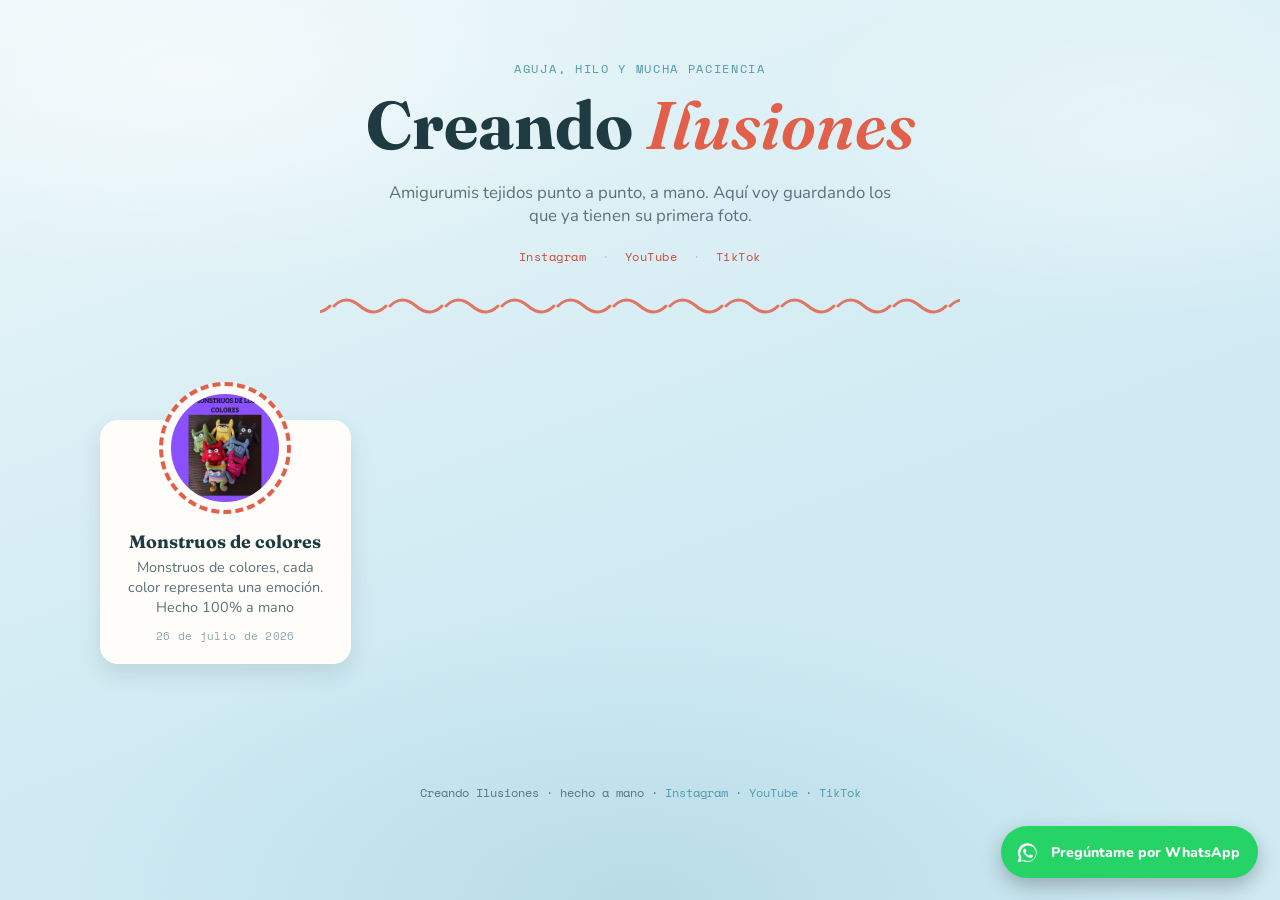
<file: index.html>
<!DOCTYPE html>
<html lang="es">
<head>
<meta charset="UTF-8">
<meta name="viewport" content="width=device-width, initial-scale=1.0">
<title>Creando Ilusiones — Amigurumis hechos a mano</title>
<meta name="description" content="Galería de amigurumis de Creando Ilusiones, tejidos a mano, uno a uno, con aguja y mucho hilo.">
<link rel="stylesheet" href="style.css">
</head>
<body>

<header class="top">
  <div class="eyebrow">Aguja, hilo y mucha paciencia</div>
  <h1 class="site-title">Creando <em>Ilusiones</em></h1>
  <p class="subtitle">Amigurumis tejidos punto a punto, a mano. Aquí voy guardando los que ya tienen su primera foto.</p>
  <div class="socials">
    <a href="https://www.instagram.com/creando_ilusiones__/" target="_blank" rel="noopener">Instagram</a>
    <span class="dot">·</span>
    <a href="https://www.youtube.com/@CreandoIlusiones-s4o8j" target="_blank" rel="noopener">YouTube</a>
    <span class="dot">·</span>
    <a href="https://www.tiktok.com/@creando.ilusiones0" target="_blank" rel="noopener">TikTok</a>
  </div>
  <div class="thread-divider"></div>
</header>

<main class="gallery">
  <div id="grid" class="grid"></div>
  <div id="empty" class="empty" style="display:none">
    <svg width="64" height="64" viewBox="0 0 64 64" fill="none">
      <circle cx="32" cy="32" r="26" stroke="#4f9bab" stroke-width="3" stroke-dasharray="4 6"/>
      <path d="M20 32c4-10 20-10 24 0" stroke="#e2604a" stroke-width="3" fill="none" stroke-linecap="round"/>
    </svg>
    <p>Todavía no hay amigurumis por aquí.<br>¡Las primeras fotos están al caer!</p>
  </div>
</main>

<footer>
  Creando Ilusiones · hecho a mano ·
  <a href="https://www.instagram.com/creando_ilusiones__/" target="_blank" rel="noopener">Instagram</a> ·
  <a href="https://www.youtube.com/@CreandoIlusiones-s4o8j" target="_blank" rel="noopener">YouTube</a> ·
  <a href="https://www.tiktok.com/@creando.ilusiones0" target="_blank" rel="noopener">TikTok</a>
</footer>

<a class="whatsapp-float" href="https://wa.me/34600697873?text=Hola%2C%20he%20visto%20tus%20amigurumis%20y%20quer%C3%ADa%20preguntarte%20por..." target="_blank" rel="noopener" aria-label="Escríbeme por WhatsApp">
  <svg width="26" height="26" viewBox="0 0 24 24" fill="white">
    <path d="M17.6 6.4A8.8 8.8 0 0 0 3.7 16.9L2.5 21.5l4.7-1.2A8.8 8.8 0 0 0 17.6 6.4Zm-5.6 14a7.3 7.3 0 0 1-3.7-1l-.27-.16-2.8.73.75-2.73-.18-.28a7.3 7.3 0 1 1 13.6-3.76A7.32 7.32 0 0 1 12 20.4Zm4-5.47c-.22-.11-1.3-.64-1.5-.72-.2-.07-.35-.11-.5.11s-.57.72-.7.87-.26.17-.48.06a6 6 0 0 1-1.77-1.09 6.6 6.6 0 0 1-1.23-1.53c-.13-.22 0-.34.1-.45s.22-.26.33-.39a1.5 1.5 0 0 0 .22-.37.4.4 0 0 0 0-.39c-.06-.11-.5-1.2-.68-1.65-.18-.43-.36-.37-.5-.38h-.43a.82.82 0 0 0-.59.28 2.5 2.5 0 0 0-.78 1.86 4.35 4.35 0 0 0 .91 2.3 9.9 9.9 0 0 0 3.8 3.36c.53.23.94.36 1.26.46a3 3 0 0 0 1.4.09 2.3 2.3 0 0 0 1.5-1.06 1.9 1.9 0 0 0 .13-1.06c-.06-.1-.2-.15-.42-.26Z"/>
  </svg>
  <span>Pregúntame por WhatsApp</span>
</a>

<script>
async function cargarGaleria(){
  const grid = document.getElementById('grid');
  const empty = document.getElementById('empty');
  try{
    const res = await fetch('amigurumis.json', {cache:'no-store'});
    const items = await res.json();
    if(!items || items.length === 0){
      empty.style.display = 'block';
      return;
    }
    grid.innerHTML = items.map(item => `
      <article class="card">
        <div class="photo-frame">
          <div class="ring">
            <img src="${item.foto}" alt="${item.nombre}" loading="lazy">
          </div>
        </div>
        <div class="card-body">
          <h3>${item.nombre}</h3>
          ${item.descripcion ? `<p>${item.descripcion}</p>` : ''}
          ${item.fecha ? `<div class="fecha">${item.fecha}</div>` : ''}
        </div>
      </article>
    `).join('');
  }catch(e){
    empty.style.display = 'block';
    empty.querySelector('p').textContent = 'No se ha podido cargar la galería ahora mismo.';
  }
}
cargarGaleria();
</script>

</body>
</html>
</file>
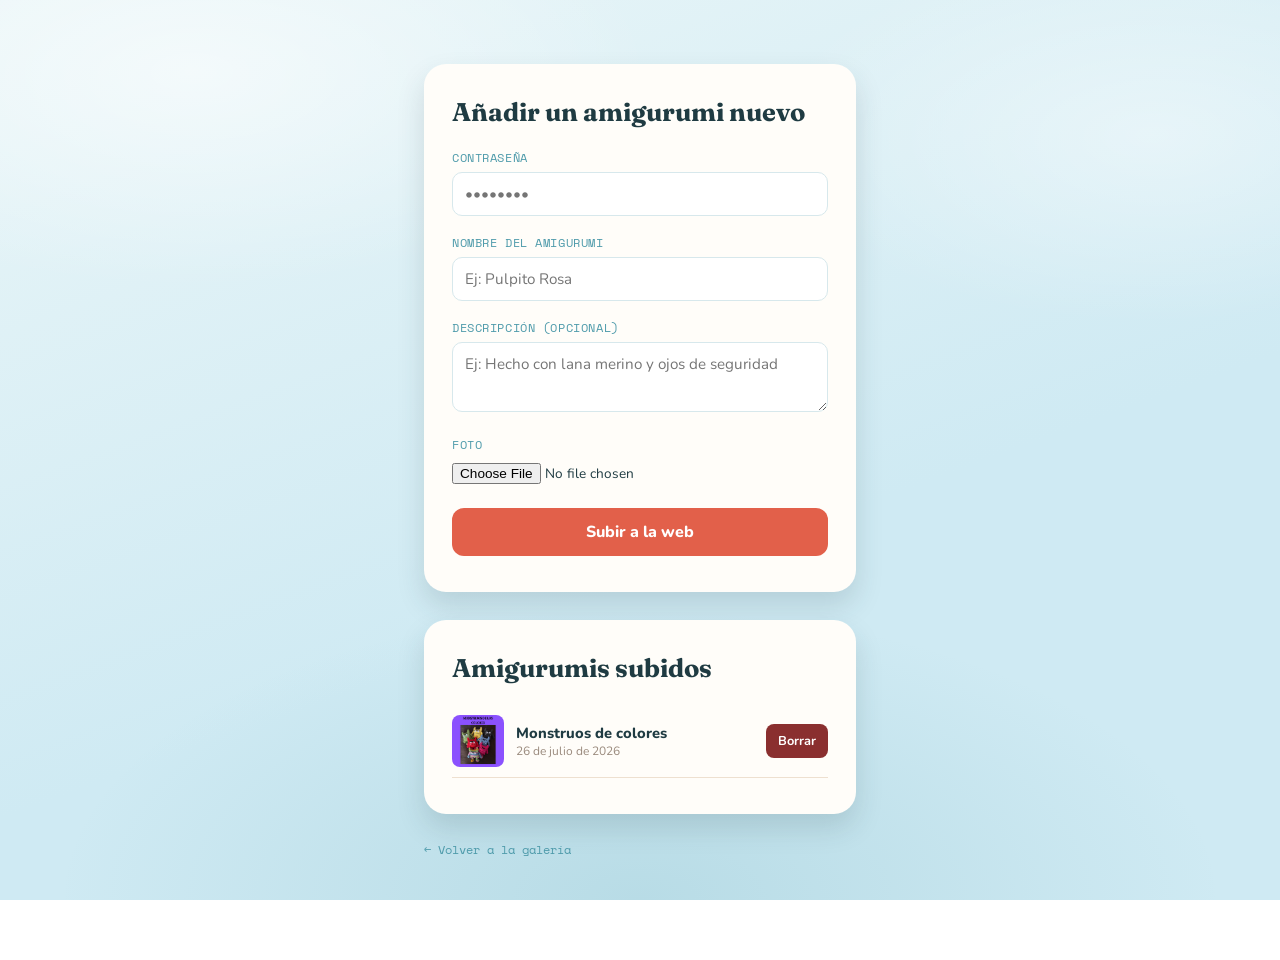
<file: admin.html>
<!DOCTYPE html>
<html lang="es">
<head>
<meta charset="UTF-8">
<meta name="viewport" content="width=device-width, initial-scale=1.0">
<title>Creando Ilusiones — Añadir amigurumi</title>
<link rel="stylesheet" href="style.css">
</head>
<body>

<div class="admin-wrap">
  <div class="panel">
    <h2>Añadir un amigurumi nuevo</h2>

    <label for="password">Contraseña</label>
    <input type="password" id="password" placeholder="••••••••" autocomplete="current-password">

    <label for="nombre">Nombre del amigurumi</label>
    <input type="text" id="nombre" placeholder="Ej: Pulpito Rosa">

    <label for="descripcion">Descripción (opcional)</label>
    <textarea id="descripcion" placeholder="Ej: Hecho con lana merino y ojos de seguridad"></textarea>

    <label for="foto">Foto</label>
    <input type="file" id="foto" accept="image/*">
    <img id="preview" class="preview">

    <button class="submit" id="btnSubir">Subir a la web</button>
    <div class="msg" id="msg"></div>
  </div>

  <div class="panel" style="margin-top:28px;">
    <h2>Amigurumis subidos</h2>
    <div id="listaAmigurumis"><p style="color:#9a8a7d; font-size:.9rem;">Cargando...</p></div>
    <div class="msg" id="msgLista"></div>
  </div>

  <a class="back-link" href="index.html">&larr; Volver a la galería</a>
</div>

<script>
const WORKER_URL = 'https://amigurumis.sdfanstack.workers.dev/upload';

const fotoInput = document.getElementById('foto');
const preview = document.getElementById('preview');
const btn = document.getElementById('btnSubir');
const msg = document.getElementById('msg');

let fotoBase64 = null;

fotoInput.addEventListener('change', () => {
  const file = fotoInput.files[0];
  if(!file) return;
  const reader = new FileReader();
  reader.onload = () => {
    fotoBase64 = reader.result; // data:image/xxx;base64,....
    preview.src = fotoBase64;
    preview.style.display = 'block';
  };
  reader.readAsDataURL(file);
});

// Recordar la contraseña durante la sesión del navegador para no teclearla cada vez
const savedPass = sessionStorage.getItem('amigu_pass');
if(savedPass) document.getElementById('password').value = savedPass;

btn.addEventListener('click', async () => {
  const password = document.getElementById('password').value.trim();
  const nombre = document.getElementById('nombre').value.trim();
  const descripcion = document.getElementById('descripcion').value.trim();

  msg.className = 'msg';
  msg.style.display = 'none';

  if(!password || !nombre || !fotoBase64){
    msg.textContent = 'Falta la contraseña, el nombre o la foto.';
    msg.className = 'msg err';
    return;
  }

  btn.disabled = true;
  btn.textContent = 'Subiendo...';

  try{
    const res = await fetch(WORKER_URL, {
      method: 'POST',
      headers: { 'Content-Type': 'application/json' },
      body: JSON.stringify({ password, nombre, descripcion, imagen: fotoBase64 })
    });
    const data = await res.json();

    if(!res.ok){
      throw new Error(data.error || 'Error al subir');
    }

    sessionStorage.setItem('amigu_pass', password);
    msg.textContent = '¡Listo! En menos de un minuto aparecerá en la galería.';
    msg.className = 'msg ok';
    document.getElementById('nombre').value = '';
    document.getElementById('descripcion').value = '';
    fotoInput.value = '';
    preview.style.display = 'none';
    fotoBase64 = null;
    setTimeout(cargarLista, 1500);
  }catch(e){
    msg.textContent = 'No se ha podido subir: ' + e.message;
    msg.className = 'msg err';
  }finally{
    btn.disabled = false;
    btn.textContent = 'Subir a la web';
  }
});

// --- Lista de amigurumis y borrado ---
const listaDiv = document.getElementById('listaAmigurumis');
const msgLista = document.getElementById('msgLista');

async function cargarLista(){
  try{
    const res = await fetch('amigurumis.json', { cache: 'no-store' });
    const items = await res.json();

    if(!items || items.length === 0){
      listaDiv.innerHTML = '<p style="color:#9a8a7d; font-size:.9rem;">Todavía no hay ninguno subido.</p>';
      return;
    }

    listaDiv.innerHTML = items.map(item => `
      <div style="display:flex; align-items:center; gap:12px; padding:10px 0; border-bottom:1px solid #eee0d0;">
        <img src="${item.foto}" alt="${item.nombre}" style="width:52px; height:52px; object-fit:cover; border-radius:8px; flex-shrink:0;">
        <div style="flex:1; min-width:0;">
          <div style="font-weight:800; font-size:.92rem;">${item.nombre}</div>
          <div style="font-size:.75rem; color:#9a8a7d;">${item.fecha || ''}</div>
        </div>
        <button
          onclick="borrarAmigurumi('${item.id}', '${item.nombre.replace(/'/g, "\\'")}')"
          style="background:#8a2f2f; color:#fff; border:none; border-radius:8px; padding:8px 12px; font-family:'Nunito',sans-serif; font-weight:700; font-size:.8rem; cursor:pointer; flex-shrink:0;">
          Borrar
        </button>
      </div>
    `).join('');
  }catch(e){
    listaDiv.innerHTML = '<p style="color:#8a2f2f; font-size:.9rem;">No se ha podido cargar la lista.</p>';
  }
}

async function borrarAmigurumi(id, nombre){
  const password = document.getElementById('password').value.trim();
  if(!password){
    msgLista.textContent = 'Escribe la contraseña arriba antes de borrar.';
    msgLista.className = 'msg err';
    return;
  }
  if(!confirm(`¿Seguro que quieres borrar "${nombre}"? No se puede deshacer.`)) return;

  msgLista.className = 'msg';
  msgLista.style.display = 'none';

  try{
    const res = await fetch(WORKER_URL, {
      method: 'POST',
      headers: { 'Content-Type': 'application/json' },
      body: JSON.stringify({ password, accion: 'borrar', id })
    });
    const data = await res.json();
    if(!res.ok) throw new Error(data.error || 'Error al borrar');

    msgLista.textContent = `"${nombre}" borrado. Puede tardar un momento en desaparecer de la galería.`;
    msgLista.className = 'msg ok';
    setTimeout(cargarLista, 1000);
  }catch(e){
    msgLista.textContent = 'No se ha podido borrar: ' + e.message;
    msgLista.className = 'msg err';
  }
}

cargarLista();
</script>

</body>
</html>
</file>
<file: style.css>
@import url('https://fonts.googleapis.com/css2?family=Fraunces:ital,opsz,wght@0,9..144,500;0,9..144,700;1,9..144,600&family=Nunito:wght@400;600;800&family=Space+Mono:wght@400;700&display=swap');

:root{
  --bg-a: #cfeaf3;
  --bg-b: #eaf6f8;
  --paper: #fffdf9;
  --ink: #1f3b42;
  --ink-dim: #5b7278;
  --coral: #e2604a;
  --coral-deep: #c94c37;
  --teal: #4f9bab;
  --gold: #e7ae4e;
  --radius: 22px;
}

*{ box-sizing:border-box; }

html{ scroll-behavior:smooth; }

body{
  margin:0;
  background:
    radial-gradient(ellipse 60% 40% at 15% 8%, rgba(255,255,255,0.55), transparent 60%),
    radial-gradient(ellipse 50% 35% at 90% 15%, rgba(255,255,255,0.4), transparent 60%),
    radial-gradient(ellipse 70% 50% at 50% 100%, rgba(79,155,171,0.18), transparent 65%),
    linear-gradient(160deg, var(--bg-b) 0%, var(--bg-a) 60%, var(--bg-a) 100%);
  background-attachment:fixed;
  color:var(--ink);
  font-family:'Nunito', sans-serif;
  min-height:100vh;
}

.wrap{ max-width:1080px; margin:0 auto; padding:0 24px; }

/* HEADER */
header.top{
  padding:60px 24px 34px;
  text-align:center;
  position:relative;
}
.eyebrow{
  font-family:'Space Mono', monospace;
  font-size:.75rem;
  letter-spacing:.14em;
  text-transform:uppercase;
  color:var(--teal);
}
h1.site-title{
  font-family:'Fraunces', serif;
  font-weight:700;
  font-size:clamp(2.4rem, 6vw, 4.2rem);
  margin:.2em 0 .3em;
  line-height:1.05;
  color:var(--ink);
}
h1.site-title em{
  font-style:italic;
  font-weight:600;
  color:var(--coral);
}
.subtitle{
  color:var(--ink-dim);
  font-size:1.05rem;
  max-width:520px;
  margin:0 auto;
}

.socials{
  margin-top:20px;
  font-family:'Space Mono', monospace;
  font-size:.78rem;
  letter-spacing:.04em;
}
.socials a{
  color:var(--coral-deep);
  text-decoration:none;
  border-bottom:1px solid transparent;
  transition:border-color .15s ease, color .15s ease;
}
.socials a:hover{ color:var(--teal); border-color:var(--teal); }
.socials .dot{ color:#a9c3c9; margin:0 8px; }

/* thread divider (signature element, evoca la lana del logo) */
.thread-divider{
  height:28px;
  width:100%;
  max-width:640px;
  margin:26px auto 0;
  background-repeat:repeat-x;
  background-position:center;
  background-size:56px 28px;
  opacity:.85;
  background-image:url("data:image/svg+xml,%3Csvg xmlns='http://www.w3.org/2000/svg' width='56' height='28' viewBox='0 0 56 28'%3E%3Cpath d='M2 14 Q 14 2, 28 14 T 54 14' stroke='%23e2604a' stroke-width='3' fill='none' stroke-linecap='round'/%3E%3C/svg%3E");
}

/* GALLERY */
main.gallery{
  padding:16px 24px 90px;
}
.grid{
  display:grid;
  grid-template-columns:repeat(auto-fill, minmax(220px,1fr));
  gap:40px 26px;
  max-width:1080px;
  margin:50px auto 0;
}

.card{
  position:relative;
  background:var(--paper);
  color:var(--ink);
  border-radius:18px;
  padding:0 16px 20px;
  text-align:center;
  box-shadow:0 10px 22px rgba(31,59,66,.12);
  transition:transform .25s ease, box-shadow .25s ease;
}
.card:hover{ transform:translateY(-4px); box-shadow:0 16px 30px rgba(31,59,66,.18); }

/* Marco circular festoneado, a juego con el logo */
.photo-frame{
  width:132px;
  height:132px;
  margin:0 auto;
  transform:translateY(-38px);
  position:relative;
}
.photo-frame .ring{
  position:absolute;
  inset:0;
  border-radius:50%;
  background:var(--paper);
  border:4px dashed var(--coral);
  padding:8px;
}
.card img{
  width:100%;
  height:100%;
  object-fit:cover;
  border-radius:50%;
  display:block;
  background:#dceef3;
}
.card-body{ margin-top:-26px; }
.card h3{
  font-family:'Fraunces', serif;
  font-size:1.12rem;
  margin:4px 4px 4px;
  color:var(--ink);
}
.card p{
  margin:0 4px;
  font-size:.9rem;
  color:var(--ink-dim);
  line-height:1.4;
}
.card .fecha{
  font-family:'Space Mono', monospace;
  font-size:.66rem;
  color:#8fa7ac;
  margin:10px 4px 0;
  letter-spacing:.03em;
}

/* EMPTY STATE */
.empty{
  text-align:center;
  padding:60px 20px;
  color:var(--ink-dim);
}
.empty svg{ margin-bottom:18px; }
.empty p{ font-size:1.05rem; }

footer{
  text-align:center;
  padding:30px;
  font-family:'Space Mono', monospace;
  font-size:.72rem;
  color:var(--ink-dim);
}
footer a{ color:var(--teal); text-decoration:none; }

/* ADMIN PAGE */
.admin-wrap{
  max-width:480px;
  margin:0 auto;
  padding:64px 24px 100px;
}
.panel{
  background:var(--paper);
  color:var(--ink);
  border-radius:var(--radius);
  padding:32px 28px 36px;
  box-shadow:0 14px 28px rgba(31,59,66,.15);
}
.panel h2{
  font-family:'Fraunces', serif;
  font-size:1.6rem;
  margin-top:0;
  color:var(--ink);
}
label{
  display:block;
  font-family:'Space Mono', monospace;
  font-size:.72rem;
  letter-spacing:.05em;
  text-transform:uppercase;
  color:var(--teal);
  margin:18px 0 6px;
}
input[type=text], input[type=password], textarea{
  width:100%;
  padding:11px 12px;
  border-radius:10px;
  border:1.5px solid #d7e8ec;
  background:#fff;
  font-family:'Nunito', sans-serif;
  font-size:.95rem;
  color:var(--ink);
}
textarea{ resize:vertical; min-height:70px; }
input[type=file]{
  width:100%;
  font-family:'Nunito', sans-serif;
  font-size:.85rem;
  margin-top:4px;
}
.preview{
  margin-top:14px;
  width:100%;
  max-height:220px;
  object-fit:cover;
  border-radius:12px;
  display:none;
}
button.submit{
  margin-top:24px;
  width:100%;
  padding:13px;
  border:none;
  border-radius:12px;
  background:var(--coral);
  color:#fff;
  font-family:'Nunito', sans-serif;
  font-weight:800;
  font-size:1rem;
  cursor:pointer;
  transition:background .2s ease, transform .1s ease;
}
button.submit:hover{ background:var(--coral-deep); }
button.submit:disabled{ opacity:.6; cursor:wait; }
.msg{
  margin-top:16px;
  font-family:'Space Mono', monospace;
  font-size:.82rem;
  padding:10px 12px;
  border-radius:8px;
  display:none;
}
.msg.ok{ display:block; background:#e2f2ec; color:#2c6b53; }
.msg.err{ display:block; background:#fbe3e3; color:#8a2f2f; }
.back-link{
  display:inline-block;
  margin-top:26px;
  color:var(--teal);
  font-family:'Space Mono', monospace;
  font-size:.78rem;
  text-decoration:none;
}

/* BOTÓN FLOTANTE DE WHATSAPP */
.whatsapp-float{
  position:fixed;
  bottom:22px;
  right:22px;
  display:flex;
  align-items:center;
  gap:10px;
  background:#25D366;
  color:#fff;
  text-decoration:none;
  padding:13px 18px 13px 14px;
  border-radius:999px;
  box-shadow:0 8px 20px rgba(0,0,0,.25);
  font-family:'Nunito', sans-serif;
  font-weight:800;
  font-size:.88rem;
  z-index:100;
  transition:transform .15s ease, box-shadow .15s ease;
}
.whatsapp-float:hover{ transform:translateY(-2px); box-shadow:0 12px 24px rgba(0,0,0,.3); }
.whatsapp-float svg{ flex-shrink:0; }
@media (max-width:520px){
  .whatsapp-float span{ display:none; }
  .whatsapp-float{ padding:14px; }
}
</file>
